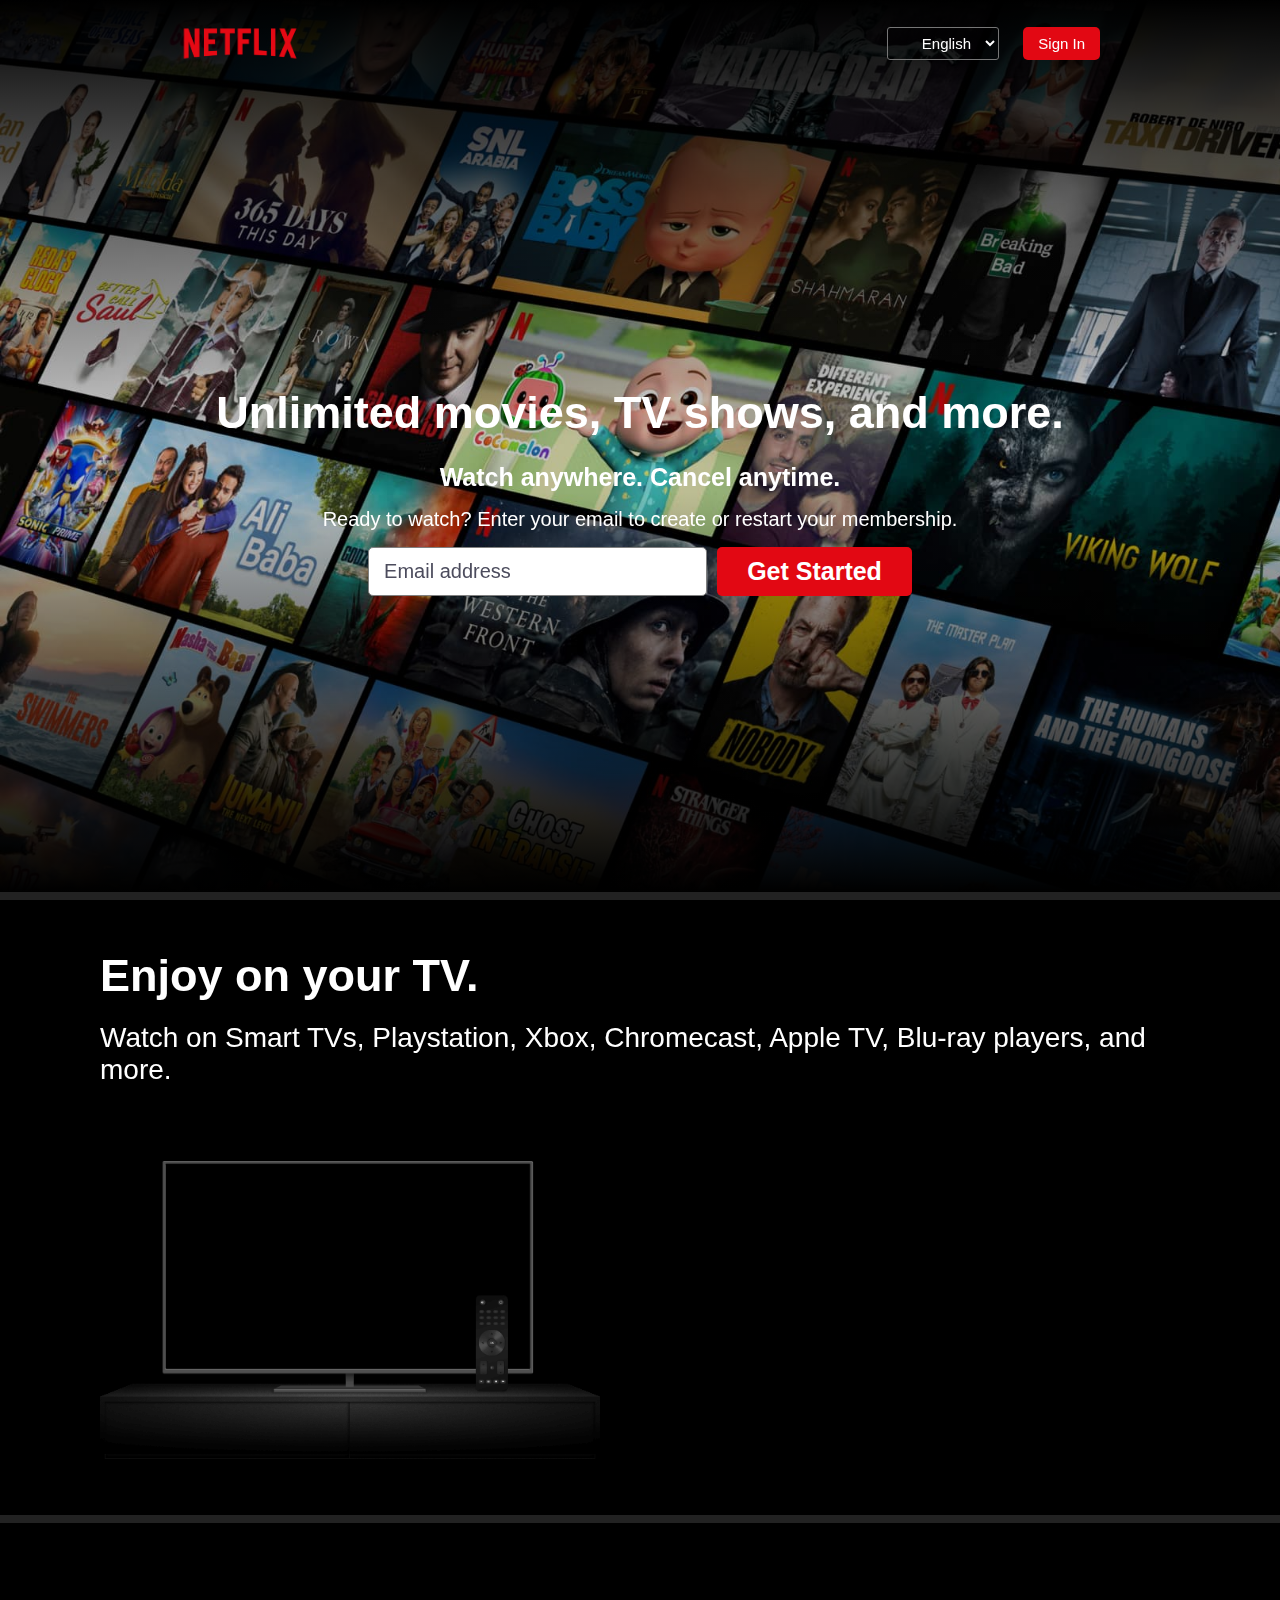
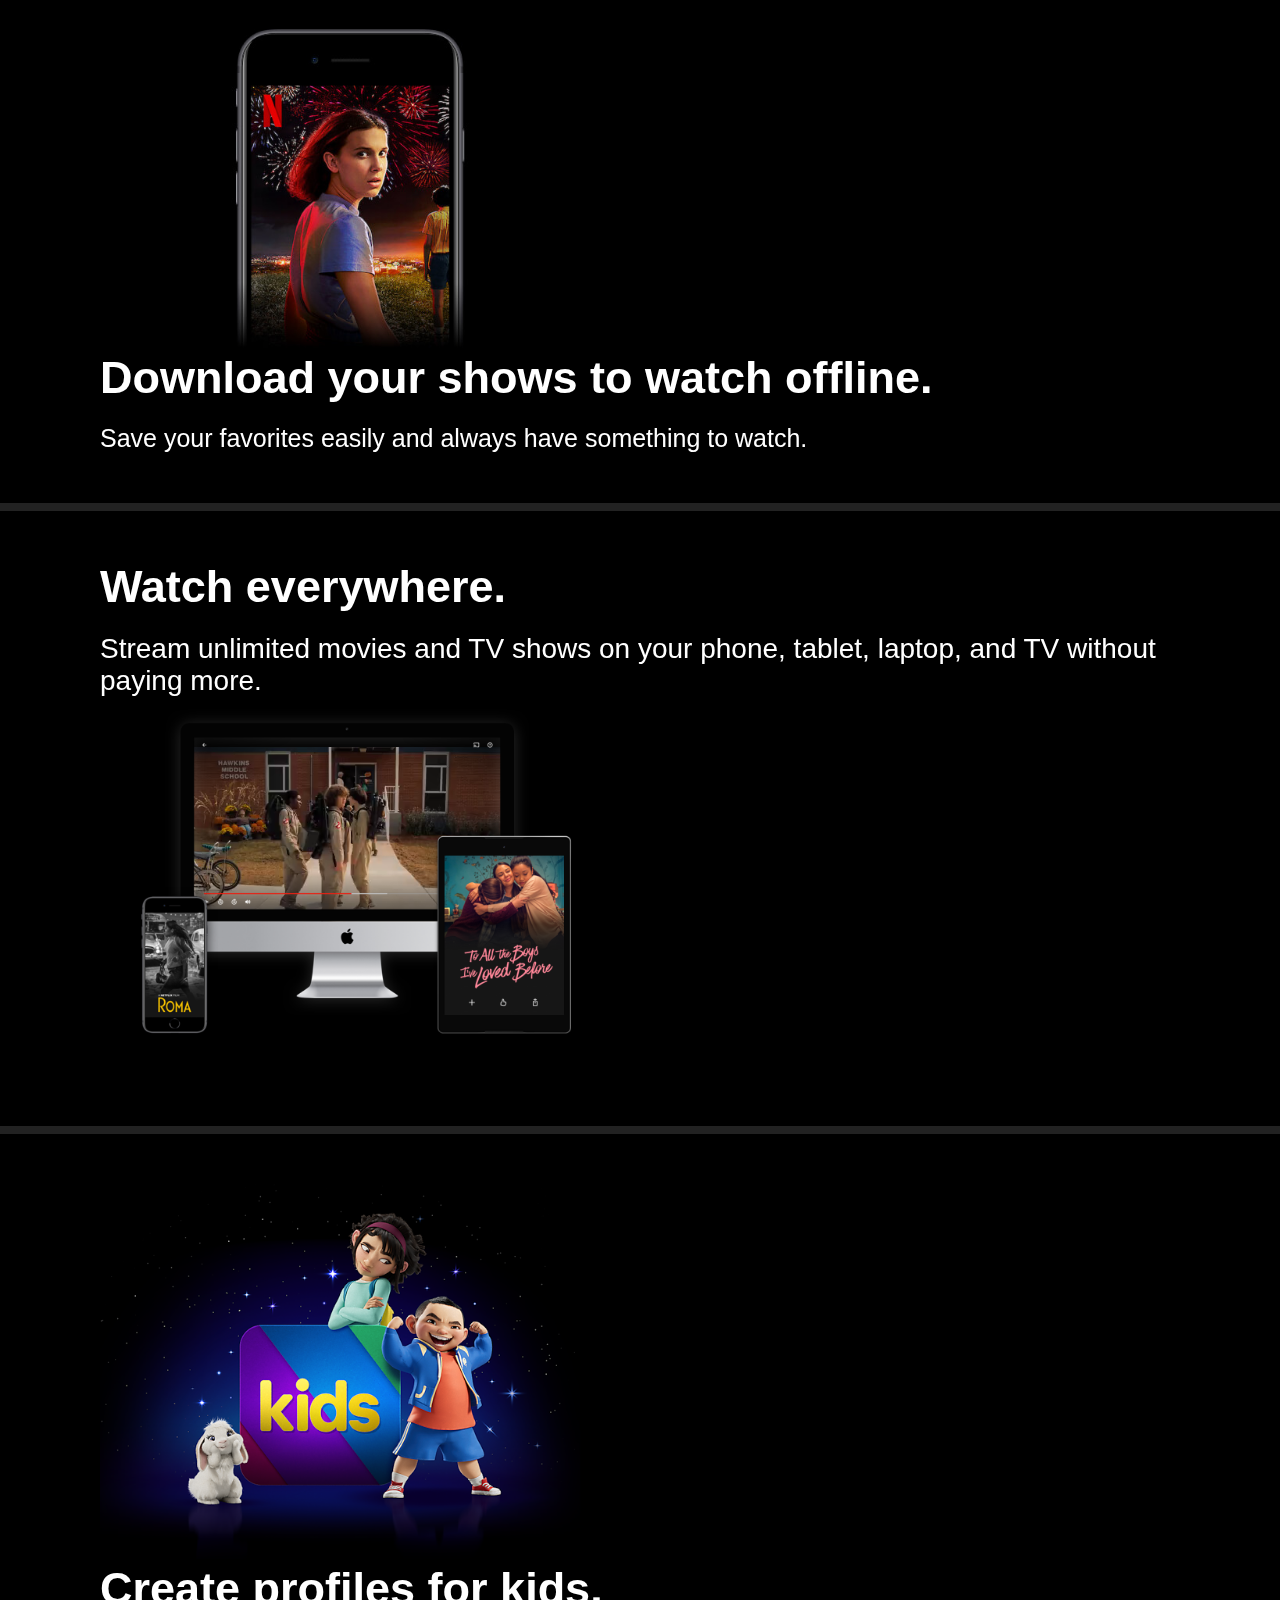
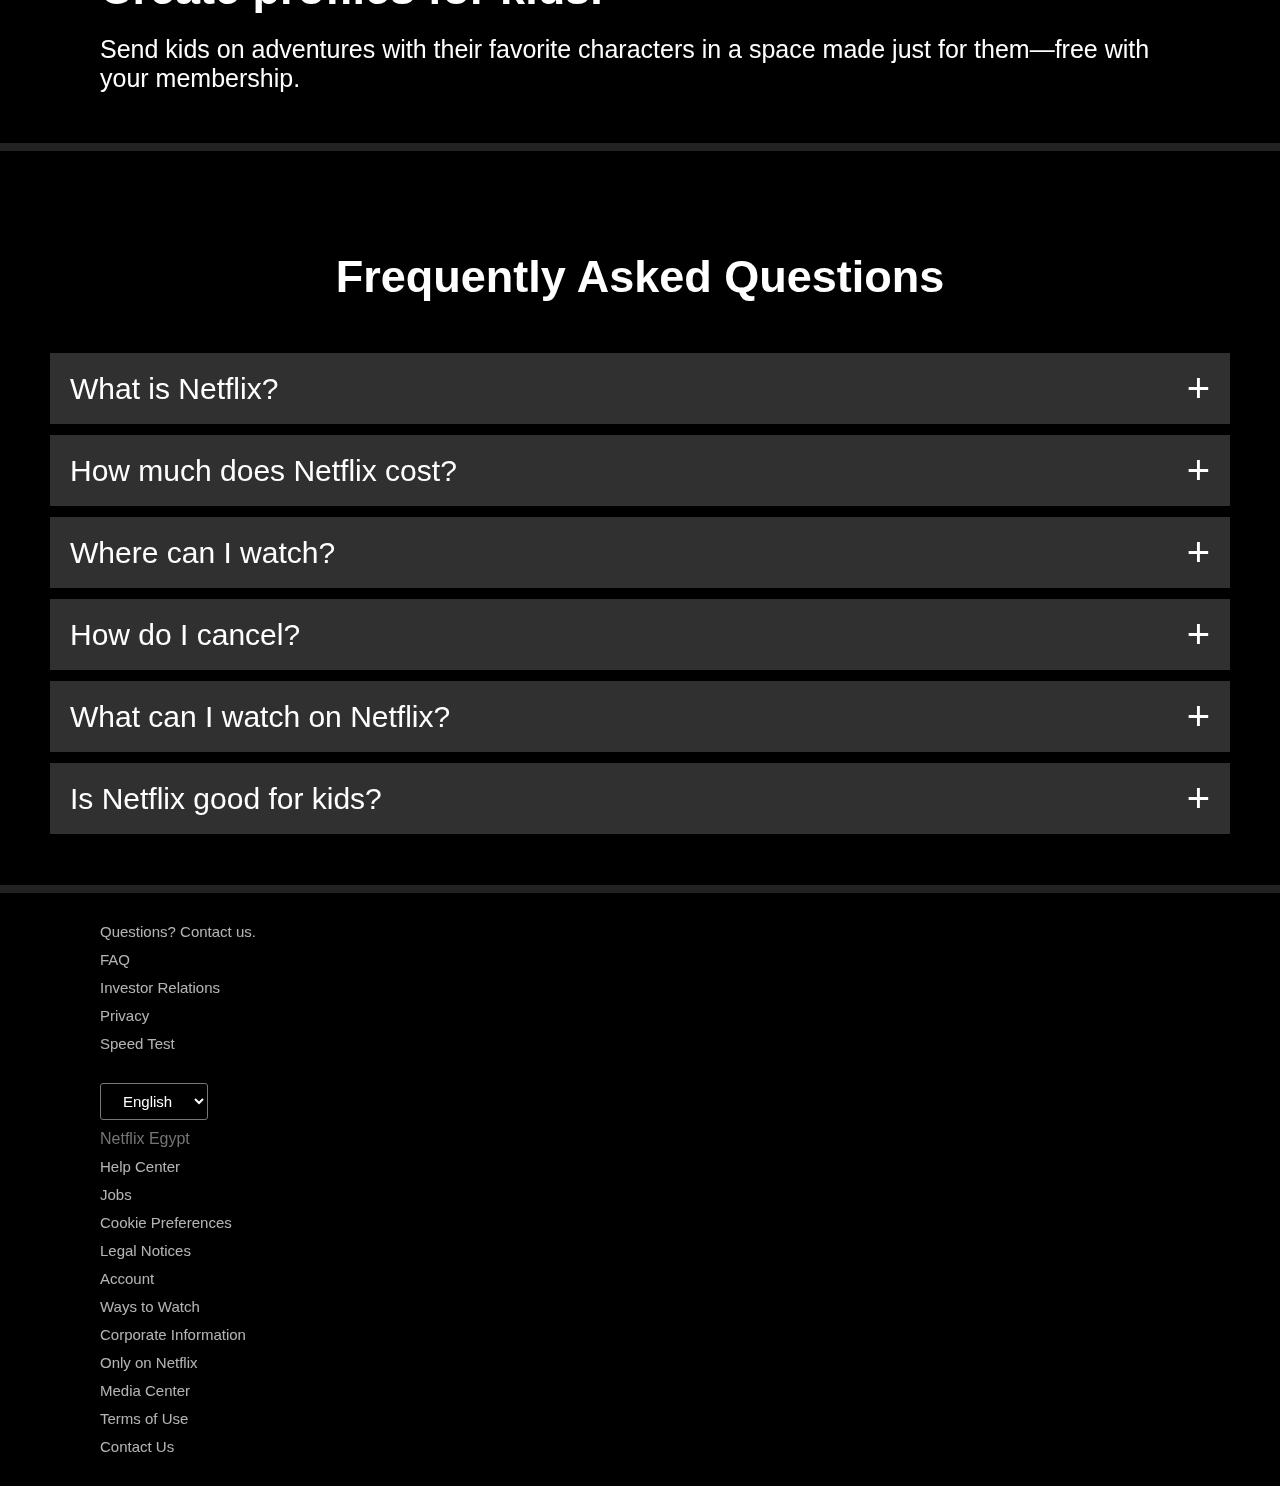
<file: index.html>
<!DOCTYPE html>
<html lang="en">

<head>
    <meta charset="UTF-8">
    <meta http-equiv="X-UA-Compatible" content="IE=edge">
    <meta name="viewport" content="width=device-width, initial-scale=1.0">
    <link rel="shortcut icon" href="images/nficon2016.ico" type="image/x-icon">
    <!-- bootstrap -->
    <link rel="stylesheet" href="https://cdn.jsdelivr.net/npm/bootstrap@4.6.1/dist/css/bootstrap.min.css"
        integrity="sha384-zCbKRCUGaJDkqS1kPbPd7TveP5iyJE0EjAuZQTgFLD2ylzuqKfdKlfG/eSrtxUkn" crossorigin="anonymous">
    <!-- fontawesome  -->
    <link rel="stylesheet" href="https://cdnjs.cloudflare.com/ajax/libs/font-awesome/6.3.0/css/all.min.css"
        integrity="sha512-SzlrxWUlpfuzQ+pcUCosxcglQRNAq/DZjVsC0lE40xsADsfeQoEypE+enwcOiGjk/bSuGGKHEyjSoQ1zVisanQ=="
        crossorigin="anonymous" referrerpolicy="no-referrer" />
    <!-- css  -->
    <link rel="stylesheet" href="css/style.css">
    <title>Netflix</title>
</head>

<body>
    <!-- header  -->
    <header>
        <img src="images/Logonetflix.png" alt="">
        <div class="selectmenu">
            <i class="fa-solid fa-globe"></i>
            <select name="">
                <option value="en">English</option>
                <option value="ar">Arabic</option>
            </select>
            <a href="sign.html">Sign In</a>
        </div>
    </header>
    <!-- first section -->
    <section class="Fsec">

        <div>
            <h2>
                Unlimited movies, TV shows, and more.
            </h2>
            <h3>
                Watch anywhere. Cancel anytime.
            </h3>
            <p>
                Ready to watch? Enter your email to create or restart your membership.
            </p>
            <form action="">
                <input type="email" name="email" placeholder="Email address">
                <button type="submit">Get Started <i class="fa-solid fa-angle-right"></i></button>
            </form>
        </div>
    </section>

    <!-- second section  -->
    <section class="videoSec container-fluid">
        <div class="row align-items-center">
            <div class="col-lg-6 col-md-12 col-sm-12">
                <div>
                    <h3>Enjoy on your TV.</h3>
                    <p>Watch on Smart TVs, Playstation, Xbox, Chromecast, Apple TV, Blu-ray players, and more.</p>
                </div>
            </div>
            <div class="col-lg-6 col-md-12 col-sm-12">
                <div class="videoSecDiv">
                    <img src="images/tv.png" alt="">
                    <video autoplay muted loop>
                        <source src="images/video-tv-0819.m4v">
                    </video>

                </div>
            </div>
        </div>
    </section>
    <!-- third section  -->

    <section class="imgSec container-fluid">
        <div>
            <div class="row align-items-center">
                <div class="col-lg-6 col-md-12 col-sm-12">
                    <img src="images/mobile-0819.jpg" alt="">
                </div>
                <div class="col-lg-6 col-md-12 col-sm-12">

                    <div>
                        <h3>Download your shows to watch offline.</h3>
                        <p>Save your favorites easily and always have something to watch.</p>
                    </div>
                </div>
            </div>
        </div>
    </section>
    <!-- fourth section  -->

    <section class="videoSec container-fluid">
        <div class="row align-items-center">
            <div class="col-lg-6 col-md-12 col-sm-12">
                <div>
                    <h3>Watch everywhere.</h3>
                    <p>Stream unlimited movies and TV shows on your phone, tablet, laptop, and TV without paying
                        more.</p>

                </div>
            </div>
            <div class="col-lg-6 col-md-12 col-sm-12">

                <div class="videoSecDiv2">
                    <img src="images/device-pile.png" alt="">
                    <video autoplay muted loop>
                        <source src="images/video-devices.m4v">
                    </video>

                </div>
            </div>
        </div>
    </section>
    <!-- fifth section  -->

    <section class="imgSec container-fluid">
        <div class="row align-items-center">
            <div class="col-lg-6 col-md-12 col-sm-12">
                <img src="images/AAAABdFTpLmANuJpYneLq8L5m7CunMCi8e8Nl4y7xaPVWzG3IeoDoq17egTQAthApKg_4sdRWdwuR8KadWu1frjL3JQImpwq.png"
                    alt="">
            </div>
            <div class="col-lg-6 col-md-12 col-sm-12">

                <div>
                    <h3>Create profiles for kids.</h3>
                    <p>Send kids on adventures with their favorite characters in a space made just for them—free
                        with your
                        membership.</p>
                </div>
            </div>
        </div>

    </section>
    <section class="lastSec">
        <h3>Frequently Asked Questions</h3>
        <div class="list">
            <button class="accordion">What is Netflix?</button>
            <div class="panel">
                <p>
                    Netflix is a streaming service that offers a wide variety of award-winning TV shows, movies, anime,
                    documentaries, and more on thousands of internet-connected devices.
                </p>
            </div>

            <button class="accordion">How much does Netflix cost?</button>
            <div class="panel">
                <p>Watch Netflix on your smartphone, tablet, Smart TV, laptop, or streaming device, all for one fixed
                    monthly fee. Plans range from EGP120 to EGP200 a month. No extra costs, no contracts.</p>
            </div>

            <button class="accordion">Where can I watch?</button>
            <div class="panel">
                <p> Watch anywhere, anytime. Sign in with your Netflix account to watch instantly on the web at
                    netflix.com from your personal computer or on any internet-connected device that offers the Netflix
                    app, including smart TVs, smartphones, tablets, streaming media players and game consoles.

                    You can also download your favorite shows with the iOS, Android, or Windows 10 app. Use downloads to
                    watch while you're on the go and without an internet connection. Take Netflix with you anywhere.
                </p>
            </div>
            <button class="accordion">How do I cancel?</button>
            <div class="panel">
                <p> Netflix is flexible. There are no pesky contracts and no commitments. You can easily cancel your
                    account online in two clicks. There are no cancellation fees – start or stop your account anytime.
                </p>
            </div>
            <button class="accordion">What can I watch on Netflix?</button>
            <div class="panel">
                <p> Netflix has an extensive library of feature films, documentaries, TV shows, anime, award-winning
                    Netflix originals, and more. Watch as much as you want, anytime you want.</p>
            </div>
            <button class="accordion">Is Netflix good for kids?</button>
            <div class="panel">

                <p> The Netflix Kids experience is included in your membership to give parents control while kids enjoy
                    family-friendly TV shows and movies in their own space.

                    Kids profiles come with PIN-protected parental controls that let you restrict the maturity rating of
                    content kids can watch and block specific titles you don’t want kids to see. </p>
            </div>


        </div>
    </section>
    <!-- footer -->
    <footer>
        <div class="container">

            <a href="">Questions? Contact us.</a>
            <div class="row">

                <div class="col-md-3 col-sm-12">
                    <div>
                        <ul>
                            <li><a href="#">FAQ</a> </li>
                            <li><a href="#">Investor Relations</a> </li>
                            <li><a href="#">Privacy</a> </li>
                            <li><a href="#">Speed Test</a> </li>
                            <li>
                                <select name="">
                                    <option value="en">English</option>
                                    <option value="ar">Arabic</option>
                                </select>
                            </li>

                        </ul>

                        <p>Netflix Egypt</p>
                    </div>
                </div>
                <div class="col-md-3 col-sm-12">
                    <ul>
                        <li><a href="#">Help Center</a> </li>
                        <li><a href="#">Jobs</a> </li>
                        <li><a href="#">Cookie Preferences</a> </li>
                        <li><a href="#">Legal Notices</a> </li>

                    </ul>
                </div>
                <div class="col-md-3 col-sm-12">
                    <ul>
                        <li><a href="#">Account</a> </li>
                        <li><a href="#">Ways to Watch</a> </li>
                        <li><a href="#">Corporate Information</a> </li>
                        <li><a href="#">Only on Netflix</a> </li>

                    </ul>
                </div>
                <div class="col-md-3 col-sm-12">
                    <ul>
                        <li><a href="#">Media Center</a> </li>
                        <li><a href="#">Terms of Use</a> </li>
                        <li><a href="#">Contact Us</a> </li>


                    </ul>
                </div>
            </div>
        </div>





    </footer>
    <script src="https://cdn.jsdelivr.net/npm/jquery@3.5.1/dist/jquery.slim.min.js"
        integrity="sha384-DfXdz2htPH0lsSSs5nCTpuj/zy4C+OGpamoFVy38MVBnE+IbbVYUew+OrCXaRkfj"
        crossorigin="anonymous"></script>
    <script src="https://cdn.jsdelivr.net/npm/popper.js@1.16.1/dist/umd/popper.min.js"
        integrity="sha384-9/reFTGAW83EW2RDu2S0VKaIzap3H66lZH81PoYlFhbGU+6BZp6G7niu735Sk7lN"
        crossorigin="anonymous"></script>
    <script src="https://cdn.jsdelivr.net/npm/bootstrap@4.6.1/dist/js/bootstrap.min.js"
        integrity="sha384-VHvPCCyXqtD5DqJeNxl2dtTyhF78xXNXdkwX1CZeRusQfRKp+tA7hAShOK/B/fQ2"
        crossorigin="anonymous"></script>
    <script src="js/main.js"></script>
</body>

</html>
</file>
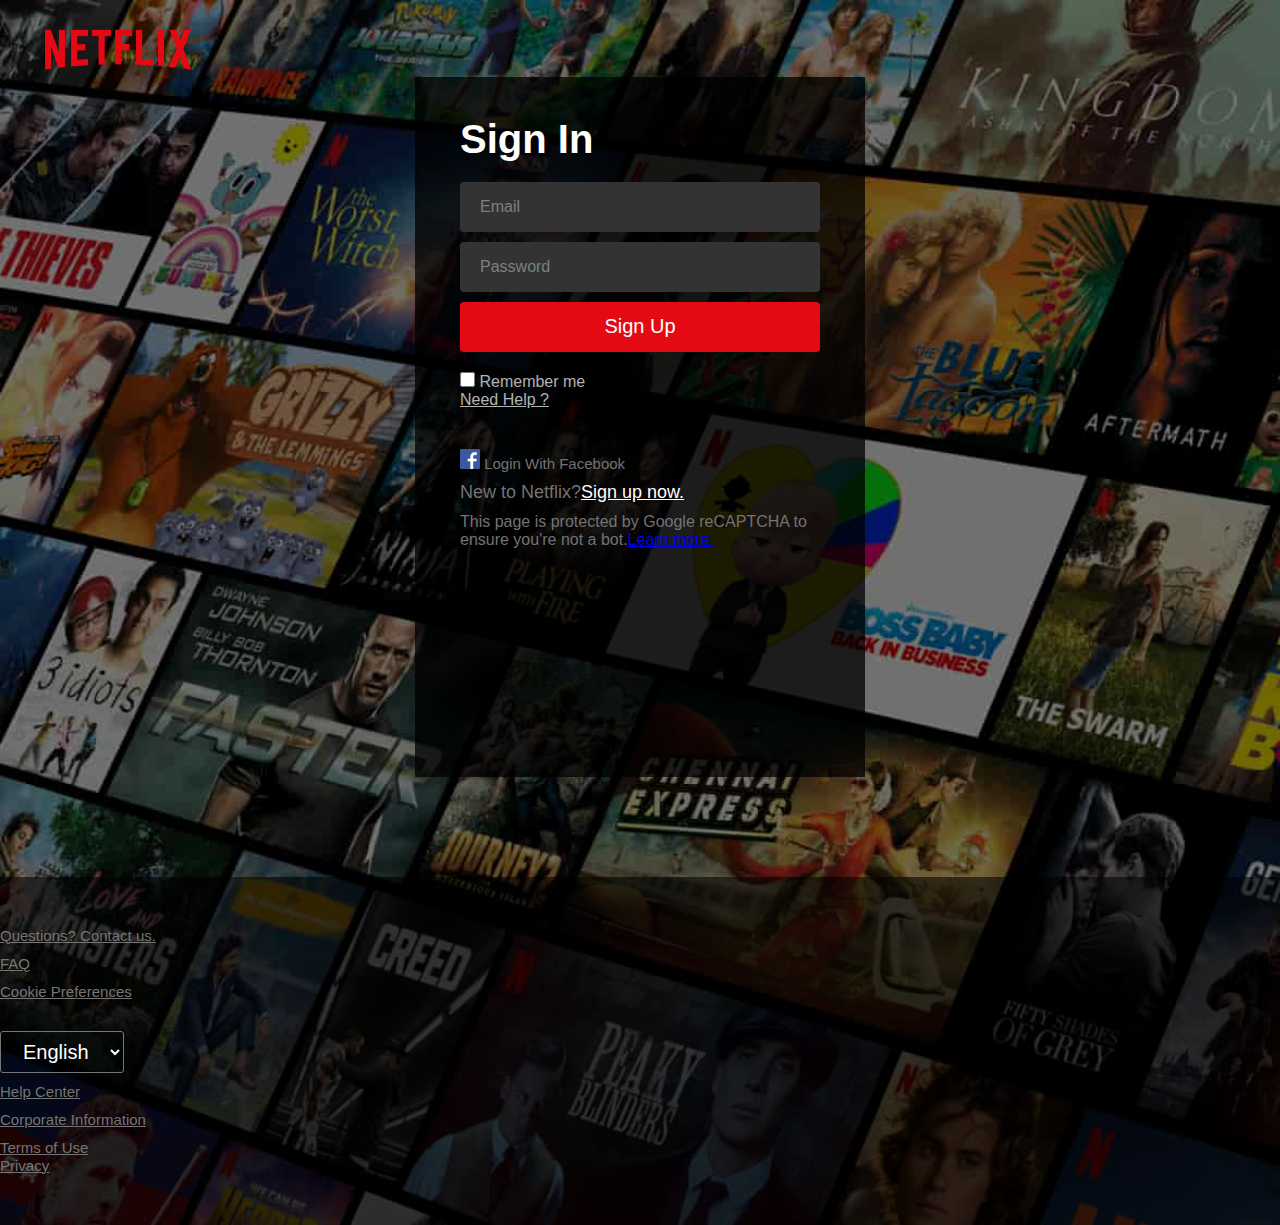
<file: sign.html>
<!DOCTYPE html>
<html lang="en">

<head>
    <meta charset="UTF-8">
    <meta http-equiv="X-UA-Compatible" content="IE=edge">
    <meta name="viewport" content="width=device-width, initial-scale=1.0">
    <link rel="shortcut icon" href="images/netflix_PNG15.png" type="image/x-icon">
    <link rel="stylesheet" href="https://cdn.jsdelivr.net/npm/bootstrap@4.6.1/dist/css/bootstrap.min.css"
        integrity="sha384-zCbKRCUGaJDkqS1kPbPd7TveP5iyJE0EjAuZQTgFLD2ylzuqKfdKlfG/eSrtxUkn" crossorigin="anonymous">

    <link rel="stylesheet" href="css/sign.css">
    <title>Netflix</title>
</head>

<body>


    <section class="mainsection">

        <header>
            <a href="index.html"> <img src="images/Logonetflix.png" alt=""></a>
        </header>
        <div class="maindiv">
            <form method="post" action="main.html" onkeydown="valid();" autocomplete="off">
                <h3>Sign In</h3>
                <input type="email" name="email" id="email" placeholder="Email" required>
                <p id="emailError"></p>
                <input type="password" name="password" id="password" placeholder="Password" required>
                <p id="passwordError"></p>
                <button type="submit" id="submitBtn">Sign Up</button>
                <div class="d-flex justify-content-between signup">
                    <div>
                        <input type="checkbox" name="Rememberme" id="">
                        <label>Remember me</label>
                    </div>
                    <a href="#">Need Help ?</a>
                </div>
                <div class="loginface">
                    <a href=""> <img src="images/FB-f-Logo__blue_57.png" alt=""> Login With Facebook</a>
                </div>
                <div class="signupl">
                    <p>New to Netflix?</p> <a href="index.html">Sign up now.</a>
                </div>

                <p class="learn">This page is protected by Google reCAPTCHA to ensure you're not a bot.<a href="#">Learn
                        more.</a></p>
            </form>
        </div>
    </section>
    <footer>
        <div class="container">
            <a href="">Questions? Contact us.</a>
            <div class="row">
                <div class="col-md-3">
                    <ul>
                        <li><a href="#">FAQ</a></li>
                        <li><a href="#">Cookie Preferences</a></li>
                        <li>
                            <select name="">
                                <option value="en">English</option>
                                <option value="ar">Arabic</option>


                            </select>
                        </li>

                    </ul>

                </div>
                <div class="col-md-3">
                    <ul>
                        <li><a href="#">Help Center</a></li>
                        <li><a href="#">Corporate Information</a></li>

                    </ul>
                </div>
                <div class="col-md-3">
                    <a href="#">Terms of Use</a>
                </div>
                <div class="col-md-3">
                    <a href="#">Privacy</a>

                </div>
            </div>
        </div>
    </footer>
    <script src="https://cdn.jsdelivr.net/npm/jquery@3.5.1/dist/jquery.slim.min.js"
        integrity="sha384-DfXdz2htPH0lsSSs5nCTpuj/zy4C+OGpamoFVy38MVBnE+IbbVYUew+OrCXaRkfj"
        crossorigin="anonymous"></script>
    <script src="https://cdn.jsdelivr.net/npm/popper.js@1.16.1/dist/umd/popper.min.js"
        integrity="sha384-9/reFTGAW83EW2RDu2S0VKaIzap3H66lZH81PoYlFhbGU+6BZp6G7niu735Sk7lN"
        crossorigin="anonymous"></script>
    <script src="https://cdn.jsdelivr.net/npm/bootstrap@4.6.1/dist/js/bootstrap.min.js"
        integrity="sha384-VHvPCCyXqtD5DqJeNxl2dtTyhF78xXNXdkwX1CZeRusQfRKp+tA7hAShOK/B/fQ2"
        crossorigin="anonymous"></script>
    <script src="js/sign.js"></script>
</body>

</html>
</file>
<file: css/style.css>
* {
    margin: 0;
    padding: 0;
    box-sizing: border-box;
}

body {
    background-color: black;
    font-family: Netflix Sans, Helvetica Neue, Segoe UI, Roboto, Ubuntu, sans-serif;
}

header {
    display: flex;
    align-items: center;
    justify-content: space-between;
    padding: 25px 180px 0px;
    position: absolute;
    top: 0;
    left: 0;
    width: 100%;
    z-index: 2;
}

header img {
    width: 13%;
}

header select {
    outline: none;
    background-color: transparent;
    color: white;
    padding: 6px 10px 6px 30px;
    font-size: 15px;
    margin-right: 20px;
    border-radius: 3px;
}

header select:focus {
    outline: 1px solid white;
}


header select option {
    background-color: gray;
}

header .selectmenu {
    position: relative;
}

header .selectmenu .fa-globe {
    color: white;
    position: absolute;
    left: 10px;
    top: 10px;
}

header a {
    padding: 8px 15px;
    font-weight: 500;
    font-size: 15px;
    text-decoration: none;
    background-color: #e20813;
    color: white;
    border-radius: 5px;
}

header a:hover {
    color: white;
    text-decoration: none;
}

/***************first section**********************/
.Fsec {
    min-height: 100vh;
    background-image: url(../images/EG-en-20230206-popsignuptwoweeks-perspective_alpha_website_large.jpg);
    background-size: cover;
    display: flex;
    justify-content: center;
    align-items: center;
    position: relative;
    border-bottom: 8px solid #222;
}

.Fsec::before {
    content: '';
    position: absolute;
    top: 0;
    left: 0;
    width: 100%;
    height: 400px;
    z-index: 1;
    background: linear-gradient(to bottom, #000, transparent);
}

.Fsec::after {
    content: '';
    position: absolute;
    bottom: 0;
    left: 0;
    width: 100%;
    height: 400px;
    z-index: 1;
    background: linear-gradient(to top, #000, transparent);
}

.Fsec div {
    text-align: center;
    z-index: 2;
}

.Fsec h2 {
    font-size: 45px;
    margin-top: 80px;
    color: #fff;
    line-height: 74.5px;
    font-weight: 900;
    letter-spacing: 0;
}

.Fsec h3 {
    font-size: 25px;
    margin: 12px 0px 16px;
    color: white;
}

.Fsec p {
    font-size: 20px;
    margin: 16px 0px;
    color: white;
    font-weight: 500;
}

.Fsec form {
    display: flex;
    justify-content: center;
    align-items: center;
    margin-top: 10px;
}

.Fsec form input[type="email"] {
    padding: 12px 50px 12px 5px;
    width: 40%;
    outline: none;
    border: 1px solid gray;
    font-size: 20px;
    margin-right: 10px;
    border-radius: 5px;
}

.Fsec form input[type="email"]::placeholder {
    color: #4c4c5d;
    font-size: 20px;
    text-indent: 10px;
}

.Fsec form button {
    padding: 10px 30px;
    font-weight: 600;
    border: none;
    background-color: #e20813;
    color: white;
    font-size: 25px;
    border-radius: 5px;

}

/***************second section********************/
.videoSec {
    color: white;
    border-bottom: 8px solid #222;
    padding: 40px 180px;
    text-align: left;
}

.videoSec h3 {
    font-size: 45px;
    font-weight: 900;
}

.videoSec p {
    font-size: 24px;
    font-weight: 400;
    margin-top: 20px;
}

.videoSec .videoSecDiv {
    position: relative;
}

.videoSec .videoSecDiv img {
    width: 600px;
}

.videoSec .videoSecDiv video {
    width: 480px;
    position: absolute;
    top: 70px;
    left: 64px;
    z-index: -1;
}

/************third section***************/
.imgSec {
    color: white;
    border-bottom: 8px solid #222;
    padding: 40px 180px;
}

.imgSec div h3 {
    font-size: 45px;
    font-weight: 900;
}

.imgSec div p {
    font-size: 25px;
    font-weight: 400;
    margin-top: 20px;
}

.imgSec img {
    width: 600px;

}

/*********fourth section************/
.videoSecDiv2 {
    position: relative;
}

.videoSec .videoSecDiv2 img {
    width: 600px;
}

.videoSec .videoSecDiv2 video {
    width: 350px;
    position: absolute;
    top: 50px;
    left: 120px;
    z-index: -1;

}

/********last section**********/
.lastSec {
    padding: 50px 150px;
    border-bottom: 8px solid #222;
}

.lastSec h3 {
    text-align: center;
    color: white;
    font-size: 45px;
    margin: 50px 0;
    font-weight: 900;
}

.list {
    width: 95%;
    margin: auto;
}

.accordion {
    background-color: #303030;
    color: white;
    cursor: pointer;
    padding: 13px 20px;
    width: 100%;
    border: none;
    text-align: left;
    outline: none;
    font-size: 30px;
    transition: 0.4s;
    border-bottom: 1px solid black;
    margin-top: 10px;
    display: flex;
    align-items: center;
    justify-content: space-between;
}

.accordion::after {
    content: '\002B';
    color: white;
    float: right;
    font-size: 40px;
    margin-left: 5px;
}

.active::after {
    content: "\2212";
}

.panel {
    background-color: #303030;
    font-size: 20px;
    padding: 0 20px;
    max-height: 0;
    color: white;
    overflow: hidden;
    transition: max-height 0.2s ease-out;
}

/**************footer****************/
footer {
    padding: 30px 100px;
}

footer a {
    color: rgba(255, 255, 255, 0.7);
    text-decoration: none;
    font-size: 15px;
}

footer a:hover {
    color: rgba(255, 255, 255, 0.7);

}

footer ul li {
    margin-top: 10px;
    list-style: none;
}

footer select {
    outline: none;
    background-color: transparent;
    color: white;
    padding: 8px 18px;
    font-size: 15px;
    margin-right: 20px;
    border-radius: 3px;
    margin-top: 20px;
}

footer select option {
    background-color: gray;
}

footer p {
    color: #757575;
    margin-top: 10px;
}

@media only screen and (max-width:1400px) {

    /***second and fourth section******/
    .videoSec {
        padding: 50px 100px;
    }

    .videoSec .videoSecDiv img {
        width: 500px;
    }

    .videoSec .videoSecDiv video {
        width: 380px;
    }

    .videoSec p {
        font-size: 28px;
    }

    /***fourth section****/

    .videoSec .videoSecDiv2 img {
        width: 500px;
    }

    .videoSec .videoSecDiv2 video {
        width: 320px;
        position: absolute;
        top: 50px;
        left: 90px;
        z-index: -1;

    }

    /****third and fifth section *****/
    .imgSec {
        padding: 50px 100px;
    }

    .imgSec img {
        width: 500px;
    }

    /****last section******/
    .lastSec {
        padding: 50px;

    }

    .list {
        width: 100%;

    }
}

@media only screen and (max-width:992px) {
    header img {
        width: 20%;
    }

    /******first section**********/
    .Fsec h2 {
        font-size: 54px;
    }

    .Fsec h3 {
        font-size: 25px;
    }

    .Fsec p {
        font-size: 15px;
    }

    .Fsec form input[type="email"] {
        padding: 18px 20px;
        font-size: 20px;
    }

    .Fsec form input[type="submit"] {
        padding: 18px 20px;
        font-size: 20px;
    }

    /***second and fourth section******/
    .videoSec {
        padding: 20px;
        text-align: center;
    }

    .videoSec h3 {
        font-size: 35px;
    }

    .videoSec p {
        font-size: 20px;
    }

    /****third and fifth section *****/
    .imgSec {
        text-align: center;
        padding: 50px;
    }

    .imgSec img {
        width: 400px;
    }

    .imgSec h3 {
        font-size: 35px !important;
    }

    .imgSec p {
        font-size: 20px;

    }


}

@media only screen and (max-width: 576px) {
    header {
        padding: 20px 15px 0px;
    }

    header img {
        width: 22%;
    }

    header select {
        width: 50px;
        padding: 6px 10px 6px 30px;
        font-size: 12px;

    }

    .Fsec {
        min-height: 80vh;
    }

    .Fsec div {
        padding: 20px;
    }

    .Fsec h2 {
        font-size: 25px;
        margin-top: 10px;
        line-height: 40px;
    }

    .Fsec h3 {
        font-size: 20px;

    }

    .Fsec p {
        font-size: 20px;
        margin: 20px 0px;
        color: white;
    }

    .Fsec form {
        flex-direction: column;

    }

    .Fsec form input[type="email"] {
        padding: 10px 5px;
        width: 85%;
        margin-bottom: 20px;
        margin-right: 0px;
    }

    .Fsec form button {
        padding: 10px 20px;
        font-size: 18px;
    }

    /***************second section********************/

    .videoSec p {
        font-size: 19px;
    }

    .videoSec .videoSecDiv img {
        width: 300px;
    }

    .videoSec .videoSecDiv video {
        width: 220px;
    }

    .videoSec .videoSecDiv video {
        position: absolute;
        top: 50px;
        left: 54px;
        z-index: -1;
    }

    /************third section***************/
    .imgSec h3 {
        font-size: 30px !important;
    }

    .imgSec .row {
        flex-direction: column-reverse;
    }

    .imgSec img {
        width: 300px;

    }

    /*********fourth section************/


    .videoSec .videoSecDiv2 img {
        width: 300px;
    }

    .videoSec .videoSecDiv2 video {
        width: 190px;
        top: 30px;
        left: 60px;

    }

    /********last sec **************/
    .lastSec {
        padding: 20px;
    }

    .lastSec h3 {

        font-size: 30px;

    }

    .accordion {

        padding: 10px 20px;
        font-size: 18px;
    }


    .panel {
        font-size: 18px;

    }

}



@media only screen and (max-width:1400px) {

    /***second and fourth section******/
    .videoSec {
        padding: 50px 100px;
    }

    .videoSec .videoSecDiv img {
        width: 500px;
    }

    .videoSec .videoSecDiv video {
        width: 380px;
    }

    .videoSec p {
        font-size: 28px;
    }

    /***fourth section****/

    .videoSec .videoSecDiv2 img {
        width: 500px;
    }

    .videoSec .videoSecDiv2 video {
        width: 320px;
        position: absolute;
        top: 50px;
        left: 90px;
        z-index: -1;

    }

    /****third and fifth section *****/
    .imgSec {
        padding: 50px 100px;
    }

    .imgSec img {
        width: 500px;
    }

    /****last section******/
    .lastSec {
        padding: 50px;

    }

    .list {
        width: 100%;

    }
}

@media only screen and (max-width:992px) {
    header img {
        width: 20%;
    }

    /******first section**********/
    .Fsec h2 {
        font-size: 54px;
    }

    .Fsec h3 {
        font-size: 25px;
    }

    .Fsec p {
        font-size: 15px;
    }

    .Fsec form input[type="email"] {
        padding: 18px 20px;
        font-size: 20px;
    }

    .Fsec form input[type="submit"] {
        padding: 18px 20px;
        font-size: 20px;
    }

    /***second and fourth section******/
    .videoSec {
        padding: 20px;
        text-align: center;
    }

    .videoSec h3 {
        font-size: 35px;
    }

    .videoSec p {
        font-size: 20px;
    }

    /****third and fifth section *****/
    .imgSec {
        text-align: center;
        padding: 50px;
    }

    .imgSec img {
        width: 400px;
    }

    .imgSec h3 {
        font-size: 35px !important;
    }

    .imgSec p {
        font-size: 20px;

    }


}

@media only screen and (max-width: 576px) {
    header {
        padding: 20px 15px 0px;
    }

    header img {
        width: 22%;
    }

    header select {
        width: 50px;
        padding: 6px 10px 6px 30px;
        font-size: 12px;

    }

    .Fsec {
        min-height: 80vh;
    }

    .Fsec div {
        padding: 20px;
    }

    .Fsec h2 {
        font-size: 25px;
        margin-top: 10px;
        line-height: 40px;
    }

    .Fsec h3 {
        font-size: 20px;

    }

    .Fsec p {
        font-size: 20px;
        margin: 20px 0px;
        color: white;
    }

    .Fsec form {
        flex-direction: column;

    }

    .Fsec form input[type="email"] {
        padding: 10px 5px;
        width: 85%;
        margin-bottom: 20px;
        margin-right: 0px;
    }

    .Fsec form button {
        padding: 10px 20px;
        font-size: 18px;
    }

    /***************second section********************/

    .videoSec p {
        font-size: 19px;
    }

    .videoSec .videoSecDiv img {
        width: 300px;
    }

    .videoSec .videoSecDiv video {
        width: 220px;
    }

    .videoSec .videoSecDiv video {
        position: absolute;
        top: 50px;
        left: 54px;
        z-index: -1;
    }

    /************third section***************/
    .imgSec h3 {
        font-size: 30px !important;
    }

    .imgSec .row {
        flex-direction: column-reverse;
    }

    .imgSec img {
        width: 300px;

    }

    /*********fourth section************/


    .videoSec .videoSecDiv2 img {
        width: 300px;
    }

    .videoSec .videoSecDiv2 video {
        width: 190px;
        top: 30px;
        left: 60px;

    }

    /********last sec **************/
    .lastSec {
        padding: 20px;
    }

    .lastSec h3 {

        font-size: 30px;

    }

    .accordion {

        padding: 10px 20px;
        font-size: 18px;
    }


    .panel {
        font-size: 18px;

    }

}
</file>
<file: css/sign.css>
@import url('https://fonts.googleapis.com/css2?family=Anton&family=Fruktur&family=Open+Sans:wght@300&family=Press+Start+2P&display=swap');

* {
    margin: 0;
    padding: 0;
    box-sizing: border-box;
}

body {
    font-family: Arial, Helvetica, sans-serif;
    background-image: url(../images/AE-en-20210817-popsignuptwoweeks-perspective_alpha_website_small.jpg);
    background-size: cover;
}

header {
    padding: 25px 40px 0px;
}

header img {
    width: 13%;
}

.mainsection {
    background-color: rgba(0, 0, 0, 0.408);
}

.maindiv {
    display: flex;
    justify-content: center;
}

.mainsection form {
    background-color: rgba(0, 0, 0, .75);
    width: 450px;
    padding: 20px 45px 20px;
    height: 700px;
    margin-bottom: 100px;
}

.mainsection form h3 {
    font-size: 40px;
    color: white;
    margin: 20px 0;
}

.mainsection form #email,
.mainsection form #password {
    height: 50px;
    width: 100%;
    outline: none;
    margin-bottom: 10px;
    background-color: #333;
    border: none;
    border-radius: 4px;
    padding: 16px 20px;
    line-height: 50px;
    font-size: 16px;
    color: white;
}

.mainsection form #email:focus,
.mainsection form #password:focus {
    background-color: #e8f0fe;
    color: black;
}

.mainsection form #email::placeholder,
.mainsection form #password::placeholder {
    color: #7a8280;
}

.mainsection form button {
    height: 50px;
    width: 100%;
    font-weight: 400;
    font-size: 20px;
    outline: none;
    background-color: #e50914;
    color: white;
    border: none;
    border-radius: 4px;
}

.mainsection form #emailError,
.mainsection form #passwordError {
    font-size: 13px;
    color: #e87c03;
}

.signup {
    margin: 20px 0 40px;
}

.signup input {
    height: 15px;
    width: 15px;
    background-color: #e8f0fe;
}

.signup label {
    color: #b3b3b3;
    font-size: 16px;
    font-weight: 500;
}

.signup a {
    color: #b3b3b3;
    font-size: 16px;
    font-weight: 400;

}

.signup a:hover {
    color: #b3b3b3;

}

.loginface {
    display: flex;
    align-items: baseline;
}

.loginface a {
    text-decoration: none;
    color: #737373;
    font-size: 15px;
}

.loginface a img {
    width: 20px;
}

.signupl {
    display: flex;
    margin: 10px 0;
}

.signupl p {
    color: #737373;
    font-size: 18px;
    font-weight: 400;
}

.signupl a {
    color: white;
    font-size: 18px;
    font-weight: 400;
}

.signupl a:hover {
    color: white;

}

.learn {
    color: #737373;
    font-size: 16px;
}

/************footer***************/
footer {
    padding: 50px 0;
    background-color: rgba(0, 0, 0, .75);
}

footer ul {
    list-style: none;
}

footer ul li {
    margin: 10px 0;
}

footer a {
    color: #757575;
    font-size: 15px;
}

footer a:hover {
    color: #757575;
}

footer select {
    outline: none;
    background-color: transparent;
    color: white;
    padding: 8px 18px;
    font-size: 20px;
    margin-right: 20px;
    border-radius: 3px;
    margin-top: 20px;
}

footer select option {
    background-color: gray;
}
</file>
